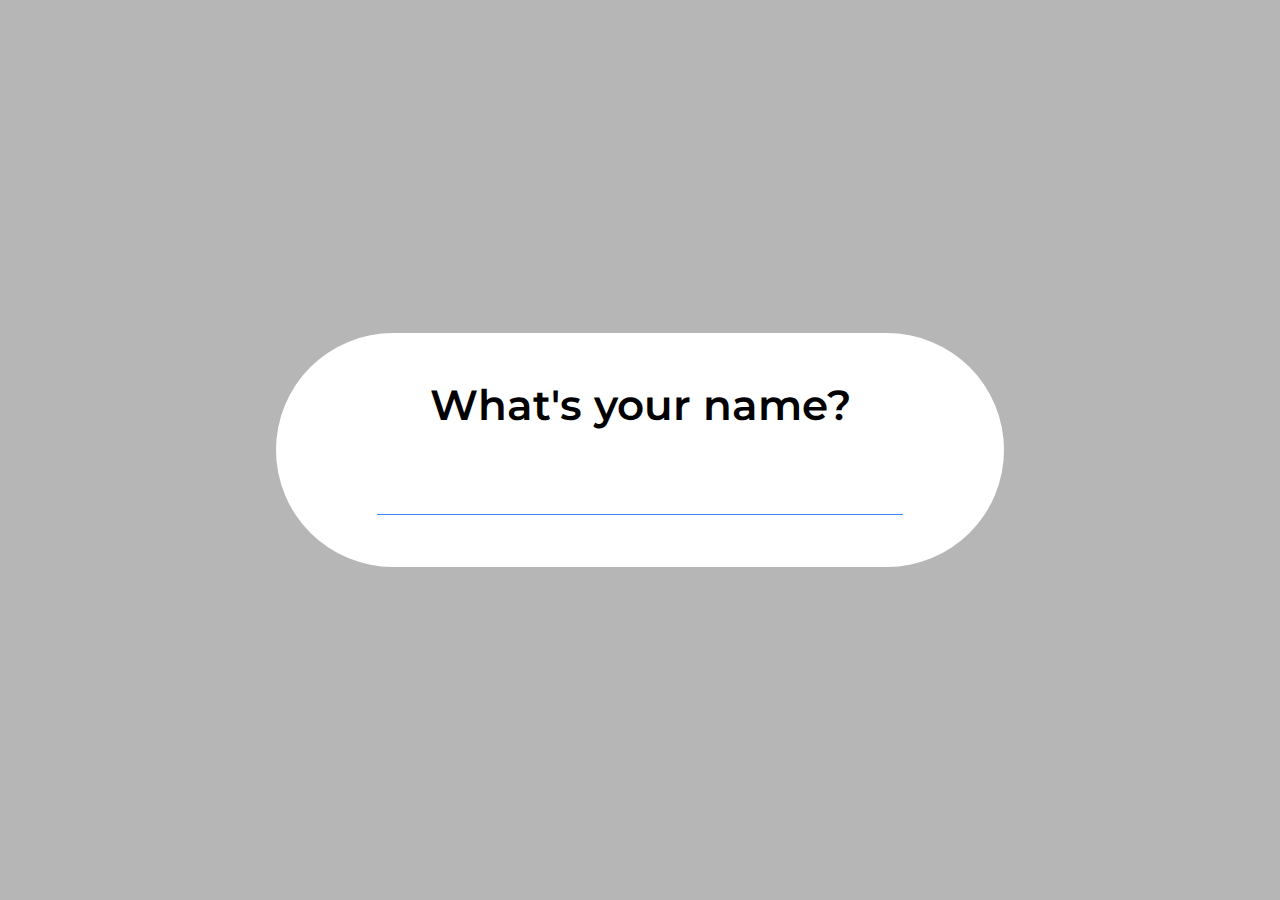
<file: PJT01_Chrome-App/angielxx/index.html>
<!DOCTYPE html>
<html lang="en">
<head>
  <meta charset="UTF-8">
  <meta http-equiv="X-UA-Compatible" content="IE=edge">
  <meta name="viewport" content="width=device-width, initial-scale=1.0">
  <!-- webfont -->
  <link rel="preconnect" href="https://fonts.googleapis.com">
  <link rel="preconnect" href="https://fonts.gstatic.com" crossorigin>
  <link href="https://fonts.googleapis.com/css2?family=Montserrat:wght@100;200;300;400;500;600;700&family=Noto+Sans+KR:wght@100;300;400;500;700;900&display=swap" rel="stylesheet">
  <!-- css -->
  <link rel="stylesheet" href="./css/style.css">
  <link rel="stylesheet" href="./css/reset.css">
  <title>Your Desktop</title>
</head>
<body>
  <div id="loginBox" class="#">
    <div class="login">
      <h1>What's your name?</h1>
      <form action="" id="loginForm">
        <input type="text" name="name" id="name" placeholder="Type your name." autofocus>
        <input type="submit" value="" class="hidden">
      </form>
    </div>
  </div>
  <div id="appBox">
    <div class="app">
      <!-- start : bookmark -->
      <div id="bookmark" class="bookmark">
        <div class="bookmark-title">
          <button class="plus-btn">
            <img src="./img/icon/plus2.png" alt="">
            <form action="" class="bookmarkForm hidden">
              <input type="text" placeholder="Name" class="bookmark-name">
              <input type="url" placeholder="URL" class="bookmark-link">
              <input type="submit" value="" class="hidden">
            </form>
            <img src="./img/icon/plus2.png" alt="" class="bookmark-close hidden">
          </button>
          <h3>BOOKMARK</h3>
        </div>
        <div class="bookmark-list">
          <!-- start : bookmark element -->
          <!-- <a class="a-bookmark" href="https://naver.com">
            <img src="./img/icon/folder.png" alt="">
            <h3>Naver</h3>
          </a> -->
          <!-- end : bookmark element -->
        </div>
      </div>
      <!-- end : bookmark -->
      <!-- start : main -->
      <div class="main">
        <div class="col1">
          <div id="greeting" class="box">
            <h1></h1>
            <h3>How are you?</h3>
            <div id="mood-choice">
              <img src="./img/icon/emoji_good.png" alt="">
              <img src="./img/icon/emoji_bad.png" alt="">
            </div>
          </div>
          <div id="clock" class="box">
            <div class="clock-box">
              <h1 class="time"></h1>
              <h1 class="timezone"></h1>
            </div>
            <h4 class="date"></h4>
          </div>
          <div id="quote" class="box">
            <div class="box-head">
              <h1>Daily Quote</h1>
              <hr>
            </div>
            <div class="quote-body">
              <p></p>
              <span></span>
            </div>
          </div>

        </div>
        <div class="col2">
          <div id="to-do" class="box">
            <div class="box-head">
              <h1>To Do List</h1>
              <hr>
            </div>
            <div class="box" id="filter">
              <span>All</span>
              <img src="./img/icon/toggle.png" alt="">
            </div>
            <div class="todoBox" id="todo-list">
              <!-- a to-do -->
              <!-- <div class="box todo" id="">
                <div class="head">
                  <img src="./img/icon/check1.png" alt="">
                  <span>innertext</span>
                </div>
                <img src="./img/icon/trash.png" alt="">
              </div> -->
              <!-- a to-do -->
            </div>
            <div class="add-wrap height1">
              <div id="add-button" class="add-button">
                <img src="./img/icon/plus3.png" alt="">
                Add your new task
              </div>
              <form class="addForm-tag hidden">
                <input class="input1" type="text" placeholder="Name of new category">
                <div class="close-row">
                  <img src="./img/icon/plus2.png" alt="">
                </div>
              </form>
              <form class="addForm hidden">
                <div class="close-row">
                  <img src="./img/icon/plus2.png" alt="">
                </div>
                <input class="input1" type="text" placeholder="What do you need to do?" required>
                <div id="plus-button">
                  <div>
                    <img src="./img/icon/plus3.png" alt="">
                    Add new category
                  </div>
                </div>
                <div id="tag-list">
                  <ul id="select">
                    <!-- add tags here -->
                      <!-- <button class="tag" id="id">태그이름</button> -->
                    <!-- <button class="tag" id="meeting">
                      Meeting
                    </button> -->
                  </ul>
                </div>
                <div class="save-row">
                  <input type="submit" id="save-button" value="Save">
                </div>
              </form>
            </div>
            <!-- add new tag input -->
          </div>
        </div>
        <div class="col3">
          <div id="music" class="box">
            <!-- <div id="player">

            </div> -->
            <div class="player">
              <div class="music-info">
                <div class="album-cover">
                  <!-- add cover here -->
                </div>
                <div class="title">
                  <h3>Title</h3>
                </div>
              </div>
              <div class="timeline">
                <hr>
              </div>
              <div class="player-btns">
                <div>
                  <img class="shuffle" src="./img/icon/shuffle.png" alt="">
                </div>
                <div>
                  <img class="back" src="./img/icon/back.png" alt="">
                </div>
                <div>
                  <img class="play" src="./img/icon/play.png" alt="">
                </div>
                <div>
                  <img class="next" src="./img/icon/next.png" alt="">
                </div>
                <div>
                  <img class="repeat" src="./img/icon/repeat.png" alt="">
                </div>
              </div>
            </div>
          </div>
          <div id="weather" class="box">
            <div class="box-head">
              <h1>weather</h1>
              <hr>
            </div>
            <div class="wrap">

              <!-- Today weather -->
              <div id="today" class="row">
                <h4 class="left">Today</h4>
                <div class="right">
                  <div class="today-icon">
                    <!-- add icon here -->
                  </div>
                  <div class="today-info">
                    <h5 class="today-main"></h5>
                    <h6 class="location"></h6>
                  </div>
                </div>
              </div>
  
              <!-- Daily Forecast -->
              <div id="daily" class="row">
                <h4 class="left">Daily<br> Forecast</h4>
                <div class="right">
                  <!-- start : for문으로 추가 -->
                  
                  <!-- end : for문으로 추가 -->
                </div>
              </div>
            </div>

          </div>
        </div>
      </div>
      <!-- end : main -->
    </div>
  </div>

  <!-- javasript -->
  <script src="./js/greeting.js"></script>
  <script src="./js/clock.js"></script>
  <script src="./js/quotes.js"></script>
  <script src="./js/todo.js"></script>
  <script src="./js/weather.js"></script>
  <script src="./js/music.js"></script>
  <script src="./js/bookmark.js"></script>
</body>
</html>
</file>
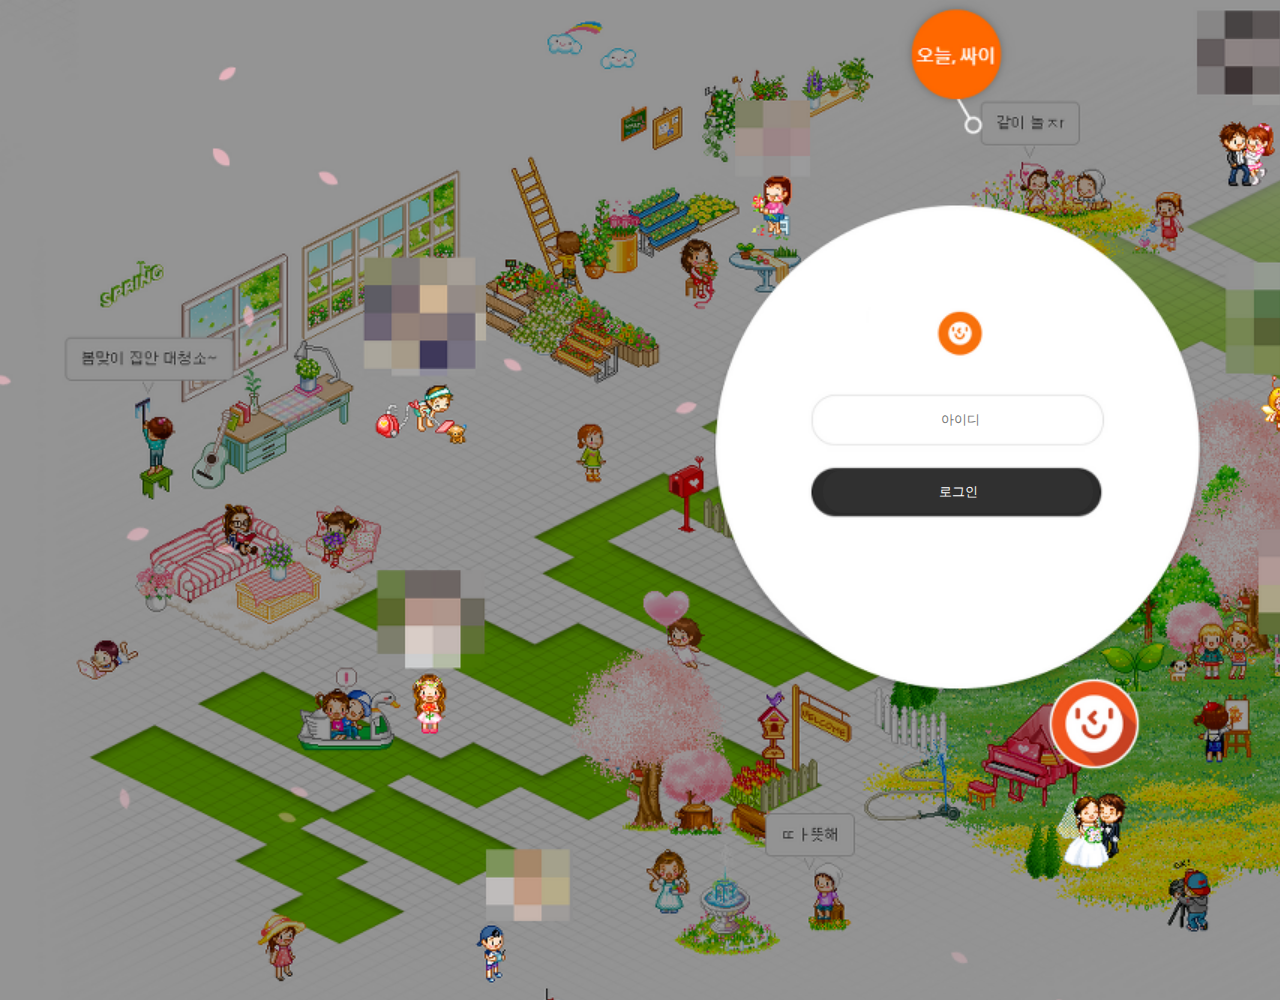
<file: PJT01_Chrome-App/hanbeulYou/index.html>
<!DOCTYPE html>
<html lang="en">
<head>
  <meta charset="UTF-8">
  <meta http-equiv="X-UA-Compatible" content="IE=edge">
  <meta name="viewport" content="width=device-width, initial-scale=1.0">

  <link rel="icon" type="image/png" sizes="32x32" href="./img/favicon-cyworld.png">
  <link rel="stylesheet" href="css/layout.css">
  <link rel="stylesheet" href="css/style.css">
  <link rel="stylesheet" href="css/reset.css">
  <!--Font 추가-->
  <link rel="preconnect" href="https://fonts.googleapis.com">
  <link rel="preconnect" href="https://fonts.gstatic.com" crossorigin>
  <link href="https://fonts.googleapis.com/css2?family=Single+Day&display=swap" rel="stylesheet">
  <!--font-family: 'Single Day', cursive;-->
  <link href="https://fonts.googleapis.com/css2?family=Noto+Sans+KR&display=swap" rel="stylesheet">
  <!--font-family: 'Noto Sans KR', sans-serif;-->
  <title>SSYWORLD</title>
</head>
<body style="font-family: 'Noto Sans KR', sans-serif;">
  <div class="modal hidden">
    <div class="modal__login horizontal">
      <form id="login-form" class="hidden">
        <div><input id="login__id" required maxlength="15" type="text" placeholder="아이디"></div>
        <div><input id="login__submit" type="submit" value="로그인"></div>
      </form>
    </div>
  </div>
  <div id="background">
    <div class="background__left"></div>
    <div class="background__right"></div>
    <div class="background__dashed"></div>
    <div class="background__board">
      <div class="horizontal">
        <!--여기부터 차노리와 함께하는 페어프로그래밍-->
        <div class="vertical board__left">
          <div class="content__today">
            <h6 id="today">Today | Total</h6>
          </div>
          <div class="content__leftbox">
            <div class="leftbox vertical">
              <div class="leftbox__profile">
              </div>
              <div class="leftbox__weather horizontal">
                <div class="weather__default">
                  <h6>오늘의 날씨는...</h6>
                </div>
                <div class="weather__now"></div>
              </div>
              <div class="leftbox__quote">
                <span style="font-family: 'Single Day', cursive;"></span>
              </div>
              <div class="leftbox__family vertical">
                <div class="family__top"><h6>💑 일촌</h6></div>
                <div class="family__bottom">
                  <select onchange="if(this.value) window.open(this.value);">
                    <option value="" disabled selected>파도타기</option>
                    <option value="https://github.com/hanbeulYou">hanbeulYou</option>
                    <option value="https://github.com/yjp8842">yjp8842</option>
                    <option value="https://github.com/SangwhaLee">SangwhaLee</option>
                    <option value="https://github.com/angielxx">angielxx</option>
                    <option value="https://github.com/bohodays">bohodays</option>
                  </select>
                </div>
              </div>
            </div>
          </div>
        </div>
        <!--my coding-->
        <div class="vertical board__right">
          <div class="content__name horizontal">
            <div class="content__name__title">
              <h5 id="my__home" class="dontshow">title</h5>
            </div>
            <div class="content__name__url">
              <h5 id="my__url" class="dontshow">url</h5>
            </div>
          </div>
          <div class="content__rightbox">
            <div class="rightbox vertical">
              <div class="rightbox__top horizontal">
                <div class="rightbox__top__news vertical">
                  <h5>📻 NEWS</h5>
                  <div class="news__content"></div>
                </div>
                <div class="rightbox__top__bgm">
                  <h5>🎧 BGM</h5>
                  <ol class="bgm__content"></ol>
                </div>
              </div>
              <div class="rightbox__miniroom">
                <div class="miniroom__feeling vertical">
                  <div class="miniroom__input">
                    <form id="feeling-form">
                        <input id="feeling-input" type="text" placeholder="지금 기분 어때요?" maxlength='4' required autocomplete="off">
                    </form>
                  </div>
                  <div class="miniroom__minimi"></div>
                </div>
              </div>
              <div class="rightbox__comments vertical">
                <div class="comment__input horizontal">
                  <h5>😉 WHAT'S FRIENDS SAY : </h5>
                  <form id="comment-form">
                    <input type="text" id="form-input" required>
                  </form>
                </div>
                <ul id="comments__list"></ul>
              </div>
            </div>
          </div>
        </div>
      </div>
    </div>
    <div class="background__aside vertical">
      <div class="aside">
        <div class="aside__title">
          <h5 style="color:white">😀 미니미에게 기분을 알려주세요</h5>
        </div>
        <div class="aside__content">
          <ul id="feelings__list"></ul>
        </div>
        <div class="aside__music">
          <div id="player" style="display: none;"></div>
          <div class="player__container">
            <div class="player__icon">💿</div>
            <div class="player__title__container hi">
              <div class="player__title"></div>
            </div>
          </div>
          <div class="player__buttons">
            <button id="before"><img id="buttons" src="./img/player/prevBTN.png" alt="prev"></button>
            <button id="pause"><img id="buttons" src="./img/player/playBTN.png" alt="play"></button>
            <button id="stop"><img id="buttons" src="./img/player/stopBTN.png" alt="stop"></button>
            <button id="next"><img id="buttons" src="./img/player/nextBTN.png" alt="next"></button>
            <div class="volume__container">
              <div class="volume__slider">
                <input type="range" id="volumeRange" min="0" max="100" value="50" class="slider">
              </div>
            </div>
          </div>
        </div>
      </div>
    </div>
  </div>
  <script src="js/api_keys.js"></script>
  <script src="js/background.js"></script>
  <script src="js/miniroom.js"></script>
  <script src="js/weather.js"></script>
  <script src="js/quotes.js"></script>
  <script src="js/news.js"></script>
  <script src="js/comments.js"></script>
  <script src="js/player.js"></script>
  <script src="js/feeling.js"></script>
  <script src="js/greeting.js"></script>
  <script src="js/today.js"></script>
</body>
</html>
</file>
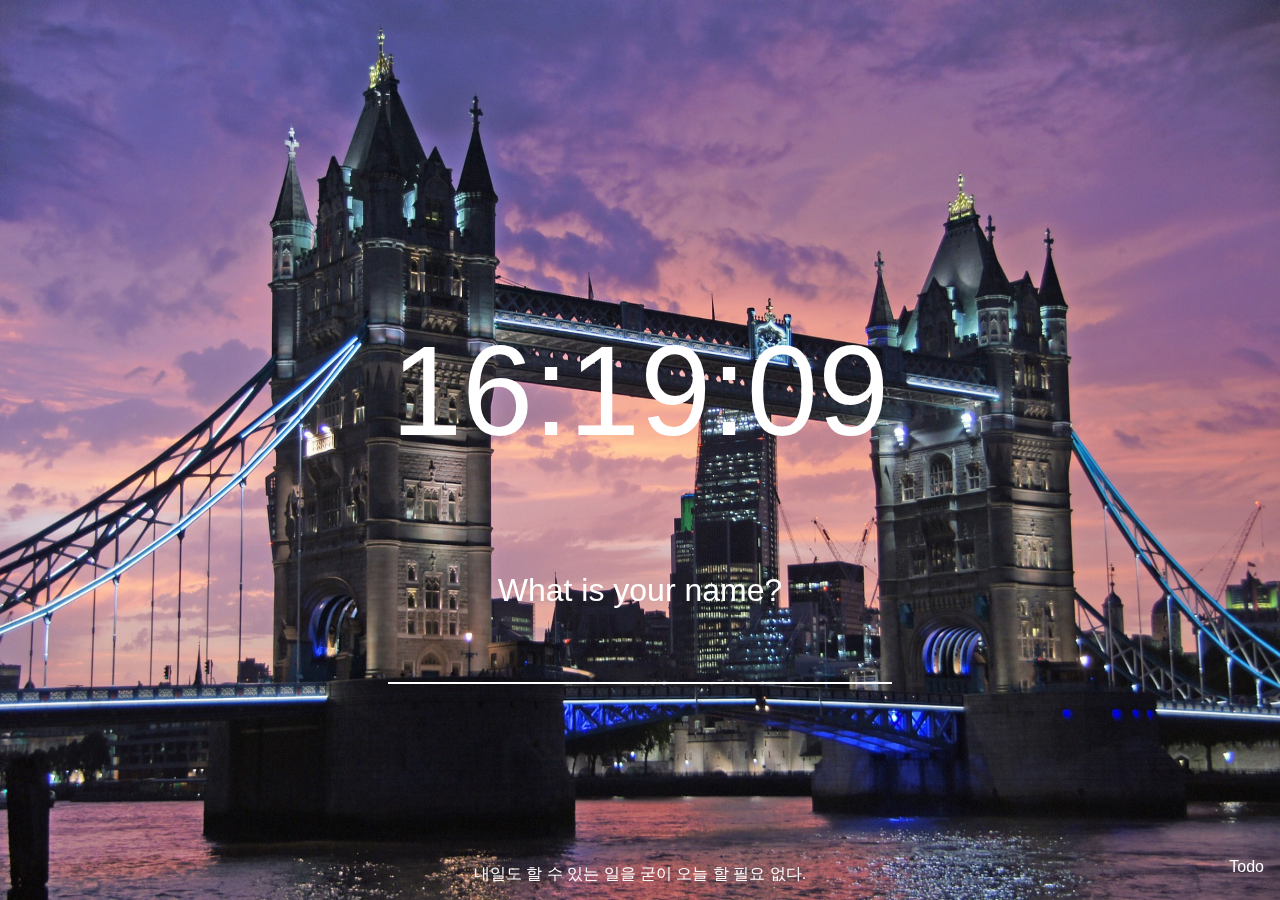
<file: PJT01_Chrome-App/SangwhaLee/new_momentum/index.html>
<!DOCTYPE html>
<html lang="en">
<head>
    <meta charset="UTF-8">
    <meta http-equiv="X-UA-Compatible" content="IE=edge">
    <meta name="viewport" content="width=device-width, initial-scale=1.0">
    <link rel="stylesheet" href="css/style.css">
    <link rel="stylesheet" href="https://cdnjs.cloudflare.com/ajax/libs/font-awesome/6.2.0/css/all.min.css">
    <script>
      window.FontAwesomeConfig = {
      searchPseudoElements: true
     }
    </script>
    <link href="https://cdn.jsdelivr.net/npm/bootstrap@5.2.1/dist/css/bootstrap.min.css" rel="stylesheet" integrity="sha384-iYQeCzEYFbKjA/T2uDLTpkwGzCiq6soy8tYaI1GyVh/UjpbCx/TYkiZhlZB6+fzT" crossorigin="anonymous">
    <title>New_momentum</title>
</head>
<body>
    <div class="main">
        <!-- quotes -->
        <div id="quote">
            <span></span>
        </div>
        <!-- clock -->
        <br><br><br><br><br><br><br><br><br>
        <h1 id="clock"></h1>
        <!-- greeting -->
        <form id="login-form" action="">
          <h1>What is your name?</h1>
          <input id="name-input" required type="text"/>
        </form>
        <h1 id="greeting"></h1>
				<br>
				<!-- today focus -->
				<form id="focus-today" action="" class="hidden">
					<h2>What is your main focus for today?</h2>
					<input id="focus-input" required type="text">
				</form>
        <p id="Today" class="hidden">TODAY</p>
        <div id="todaycase" class="d-flex">
          <input type="checkbox" id="todaycheckbox" class="checktoday hidden">
          <label for="todaycheckbox">
          </label>
          <span id=FocusToday></span>
        </div>
        <!-- todo list -->
        <p id="TodoButton">Todo</p>
        <div class="todoCanvas hidden">
          <h3>Today</h3>
          <form id="todo-form">
            <input type="text" required class="todoinput" placeholder="New Todo">
          </form>
          <ul id="todo-list">
          </ul>
        </div>
        <!-- weather -->
        <div id="weather">
            <span></span>
            <span></span>
            <br>
            <span></span>
        </div>


    </div>
    <script src="https://cdn.jsdelivr.net/npm/bootstrap@5.2.1/dist/js/bootstrap.bundle.min.js" integrity="sha384-u1OknCvxWvY5kfmNBILK2hRnQC3Pr17a+RTT6rIHI7NnikvbZlHgTPOOmMi466C8" crossorigin="anonymous"></script>
    <script src="js/todo.js"></script>
    <script src="js/backgrounds.js"></script>
    <script src="js/clock.js"></script>
    <script src="js/greetings.js"></script>
    <script src="js/quotes.js"></script>
    <script src="js/waeather.js"></script>
    <script src="js/main_focus.js"></script>
</body>
</html>
</file>
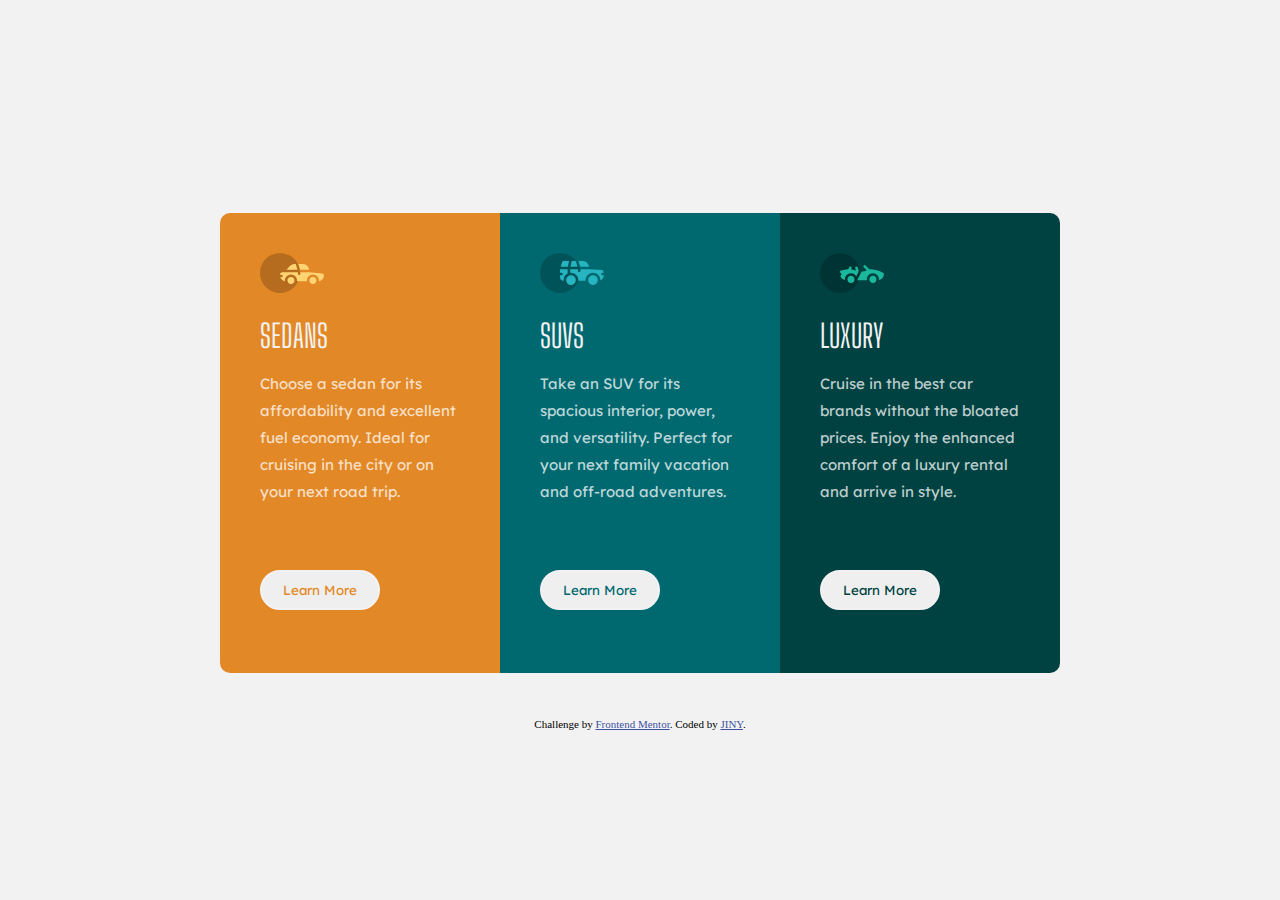
<file: PJT02/yjp8842/3-column preview card component/index.html>
<!DOCTYPE html>
<html lang="en">
<head>
  <meta charset="UTF-8">
  <meta name="viewport" content="width=device-width, initial-scale=1.0"> <!-- displays site properly based on user's device -->
  <link rel="stylesheet" href="./css/style.css">
  <link rel="icon" type="image/png" sizes="32x32" href="./images/favicon-32x32.png">
  <link rel="preconnect" href="https://fonts.googleapis.com">
  <link rel="preconnect" href="https://fonts.gstatic.com" crossorigin>
  <link href="https://fonts.googleapis.com/css2?family=Big+Shoulders+Display:wght@700&family=Lexend+Deca&display=swap" rel="stylesheet">
  
  <title>Frontend Mentor | 3-column preview card component</title>

  <!-- Feel free to remove these styles or customise in your own stylesheet 👍 -->
  <style>
    .attribution { font-size: 11px; text-align: center; }
    .attribution a { color: hsl(228, 45%, 44%); }
  </style>
</head>
<body>
  <div class="box">
    <div class="inbox">
      <div class="inbox1">
        <img src="images/icon-sedans.svg">
        <div class="title">SEDANS</div>
        <p>Choose a sedan for its affordability and excellent fuel economy. Ideal for cruising in the city
          or on your next road trip.</p>
        <button class="learn-more1 buttons">Learn More</button>
      </div>
      <div class="inbox2">
        <img src="images/icon-suvs.svg">
        <div class="title">SUVS</div>
        <p>Take an SUV for its spacious interior, power, and versatility. Perfect for your next family vacation
          and off-road adventures.</p>
        <button class="learn-more2 buttons">Learn More</button>
      </div>
      <div class="inbox3">
        <img src="images/icon-luxury.svg">
        <div class="title">LUXURY</div>
        <p>Cruise in the best car brands without the bloated prices. Enjoy the enhanced comfort of a luxury
          rental and arrive in style.</p>
        <button class="learn-more3 buttons">Learn More</button>
      </div>
    </div>
  </div>
  
  <div class="attribution">
    Challenge by <a href="https://www.frontendmentor.io?ref=challenge" target="_blank">Frontend Mentor</a>. 
    Coded by <a href="#">JINY</a>.
  </div>
</body>
</html>
</file>
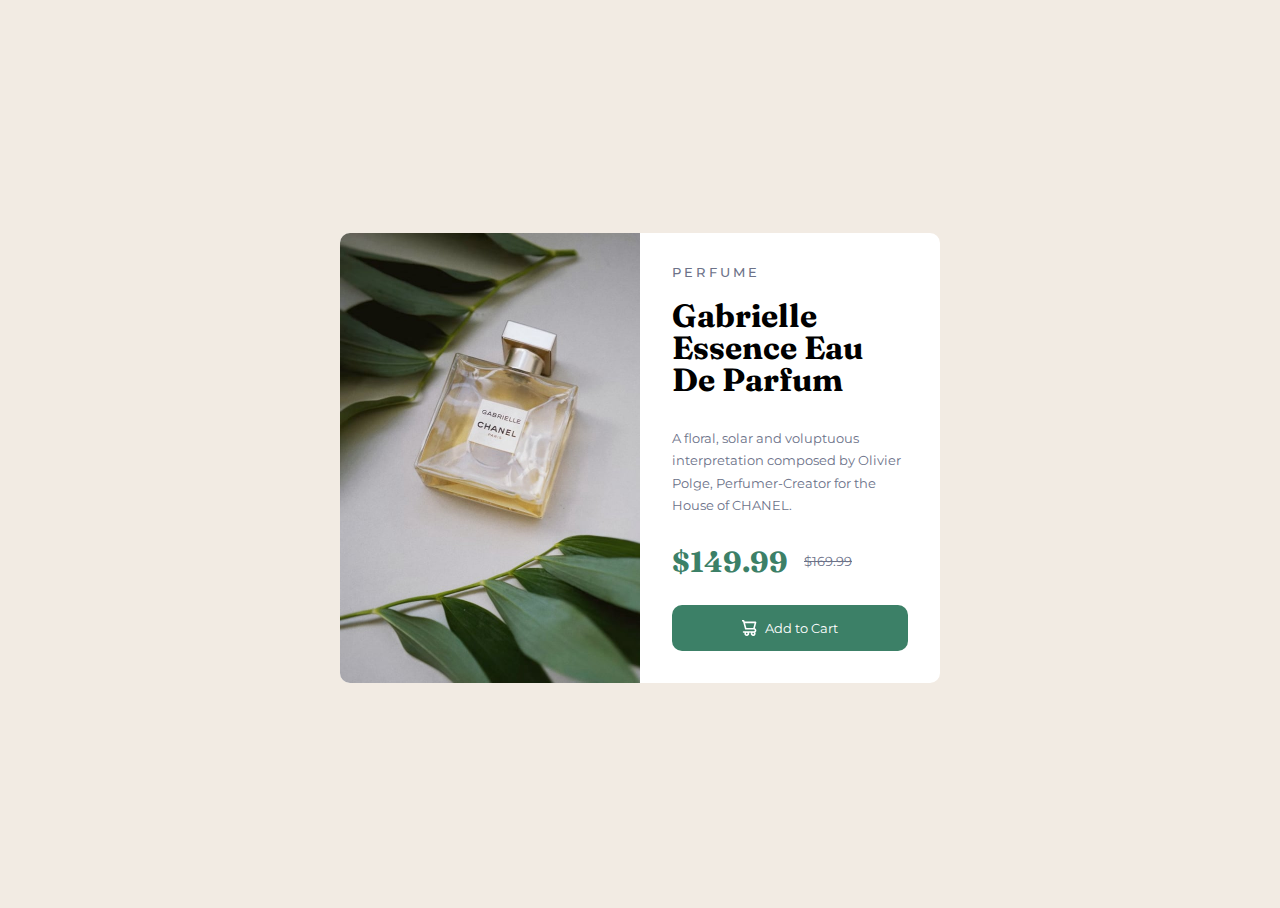
<file: PJT02_Frontend-Mentor/angielxx/01_Product-preview-card-component/index.html>
<!DOCTYPE html>
<html lang="en">
<head>
  <meta charset="UTF-8">
  <meta name="viewport" content="width=device-width, initial-scale=1.0"> <!-- displays site properly based on user's device -->
  <link rel="icon" type="image/png" sizes="32x32" href="./images/favicon-32x32.png">
  <title>Frontend Mentor | Product preview card component</title>
  <!-- Feel free to remove these styles or customise in your own stylesheet 👍 -->
  <style>
    .attribution { font-size: 11px; text-align: center; }
    .attribution a { color: hsl(228, 45%, 44%); }
  </style>
  <!-- web font -->
  <link rel="preconnect" href="https://fonts.googleapis.com">
  <link rel="preconnect" href="https://fonts.gstatic.com" crossorigin>
  <link href="https://fonts.googleapis.com/css2?family=Fraunces:opsz,wght@9..144,700&family=Montserrat:wght@500;700&display=swap" rel="stylesheet">
  <!-- css -->
  <link rel="stylesheet" href="style.css">
  <!-- meta : viewport -->
  <meta name="viewport" content="width=device-width, initial-scale=1">
</head>
<body>
  <div class="card">
    <div class="picture">
      <!-- <img src="./images/image-product-desktop.jpg" alt=""> -->
    </div>
    <div class="aside">
      <h4>PERFUME</h4>
      <h1 class="title">Gabrielle Essence Eau De Parfum</h1>
      <p>A floral, solar and voluptuous interpretation composed by Olivier Polge, Perfumer-Creator for the House of CHANEL.</p>
      <div class="price-row">
        <h1 class="price1">$149.99</h1>
        <span class="price2">$169.99</span>
      </div>
      <button class="add-button">
        <svg width="15" height="16" xmlns="http://www.w3.org/2000/svg"><path d="M14.383 10.388a2.397 2.397 0 0 0-1.518-2.222l1.494-5.593a.8.8 0 0 0-.144-.695.8.8 0 0 0-.631-.28H2.637L2.373.591A.8.8 0 0 0 1.598 0H0v1.598h.983l1.982 7.4a.8.8 0 0 0 .799.59h8.222a.8.8 0 0 1 0 1.599H1.598a.8.8 0 1 0 0 1.598h.943a2.397 2.397 0 1 0 4.507 0h1.885a2.397 2.397 0 1 0 4.331-.376 2.397 2.397 0 0 0 1.12-2.021ZM11.26 7.99H4.395L3.068 3.196h9.477L11.26 7.991Zm-6.465 6.392a.8.8 0 1 1 0-1.598.8.8 0 0 1 0 1.598Zm6.393 0a.8.8 0 1 1 0-1.598.8.8 0 0 1 0 1.598Z" fill="#FFF"/></svg>
        Add to Cart
      </button>
    </div>
  </div>
</body>
</html>
</file>
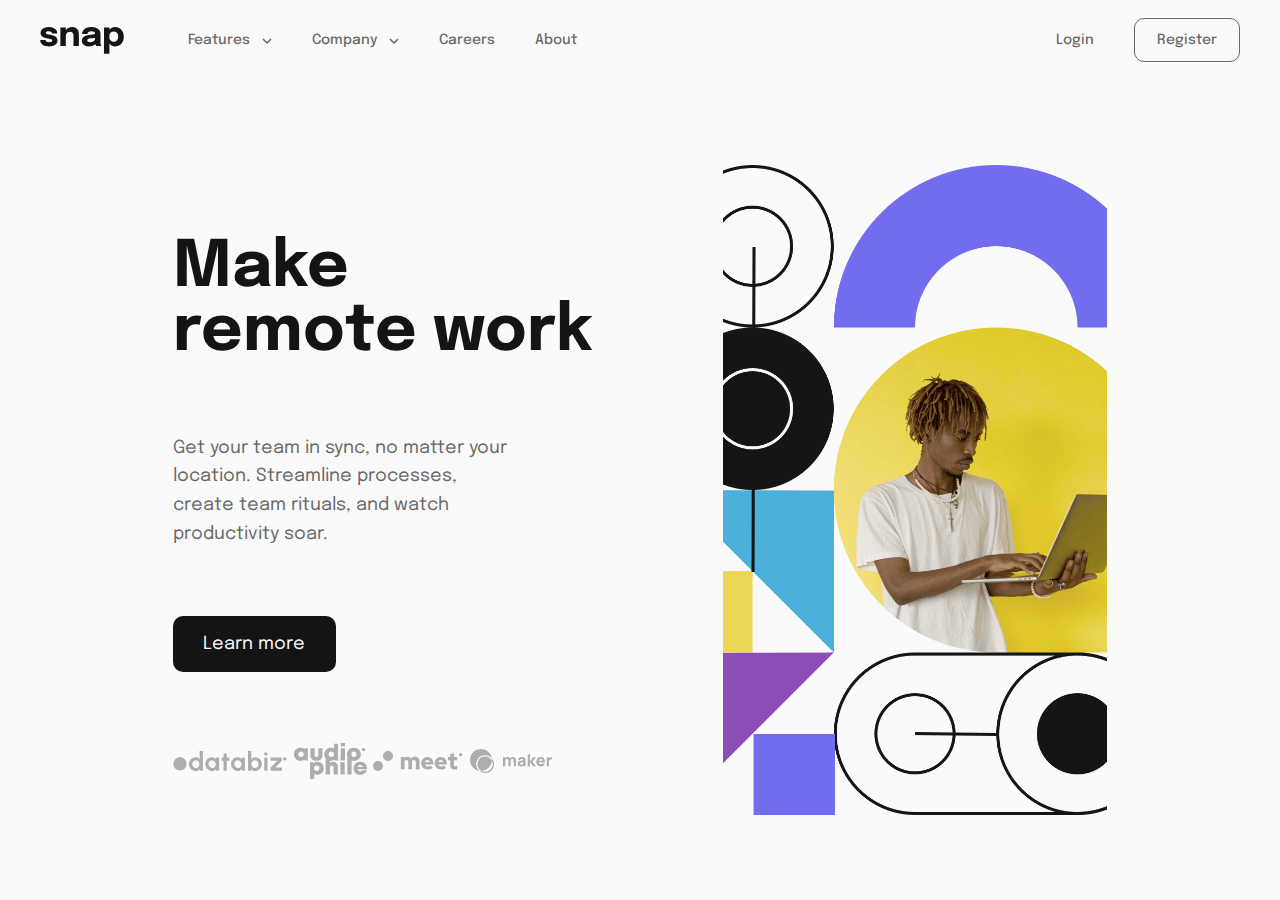
<file: PJT02_Frontend-Mentor/angielxx/02_intro-section-with-dropdown-navigation-main/index.html>
<!DOCTYPE html>
<html lang="en">
<head>
  <meta charset="UTF-8">
  <meta name="viewport" content="width=device-width, initial-scale=1.0"> <!-- displays site properly based on user's device -->
  <link rel="icon" type="image/png" sizes="32x32" href="./images/favicon-32x32.png">
  <title>Frontend Mentor | Intro section with dropdown navigation</title>

  <!-- font -->
  <link rel="preconnect" href="https://fonts.googleapis.com">
  <link rel="preconnect" href="https://fonts.gstatic.com" crossorigin>
  <link href="https://fonts.googleapis.com/css2?family=Epilogue:wght@500;700&family=Fraunces:opsz,wght@9..144,700&display=swap" rel="stylesheet">
  <!-- css -->
  <link rel="stylesheet" href="reset.css">
  <link rel="stylesheet" href="style.css">
</head>
<body>
  <header>
    <div class="header__logo">
      <img src="./images/logo.svg" alt="">
    </div>
    <img class="header_menu-icon" src="./images/icon-menu.svg" alt="">
    <div class="header__menu">
      <div class="header__menu__closeBtn">
        <img src="./images/icon-close-menu.svg" alt="">
      </div>
      <div class="header__menu__main">
        <a id="features" href="#">
          Features
          <img src="./images/icon-arrow-down.svg" alt="">
        </a>
        <!-- feature toggle menu -->
        <div id="toggle-feature" class="toggle hidden">
          <a href=""><img src="./images/icon-todo.svg" alt="">Todo List</a>
          <a href=""><img src="./images/icon-calendar.svg" alt="">Calendar</a>
          <a href=""><img src="./images/icon-reminders.svg" alt="">Reminders</a>
          <a href=""><img src="./images/icon-planning.svg" alt="">Planning</a>
        </div>
        <a id="company" href="#">
          Company
          <img src="./images/icon-arrow-down.svg" alt="">
        </a>
        <!-- company toggle menu -->
        <div id="toggle-company" class="toggle hidden">
          <a href="">History</a>
          <a href="">Our Team</a>
          <a href="">Blog</a>
        </div>
        <a href="#">Careers</a>
        <a href="#">About</a>

      </div>
      <div class="header__menu__account">
        <a href="#">Login</a>
        <a href="#" class="button register">Register</a>
      </div>
    </div>
  </header>
  <main>
    <article class="main__article">
      <div>
        <h1>Make remote work</h1>
        <p>Get your team in sync, no matter your location. Streamline processes, 
        create team rituals, and watch productivity soar.</p>
        <a href="#" class="button learnMore">Learn more</a>
      </div>
      <div class="article__client">
        <img src="./images/client-databiz.svg" alt="">
        <img src="./images/client-audiophile.svg" alt="">
        <img src="./images/client-meet.svg" alt="">
        <img src="./images/client-maker.svg" alt="">
      </div>
    </article>
    <article class="main__image">
      <img src="./images/image-hero-mobile.png" alt="">
    </article>
  </main>
  <script src="./main.js"></script>
</body>
</html>
</file>
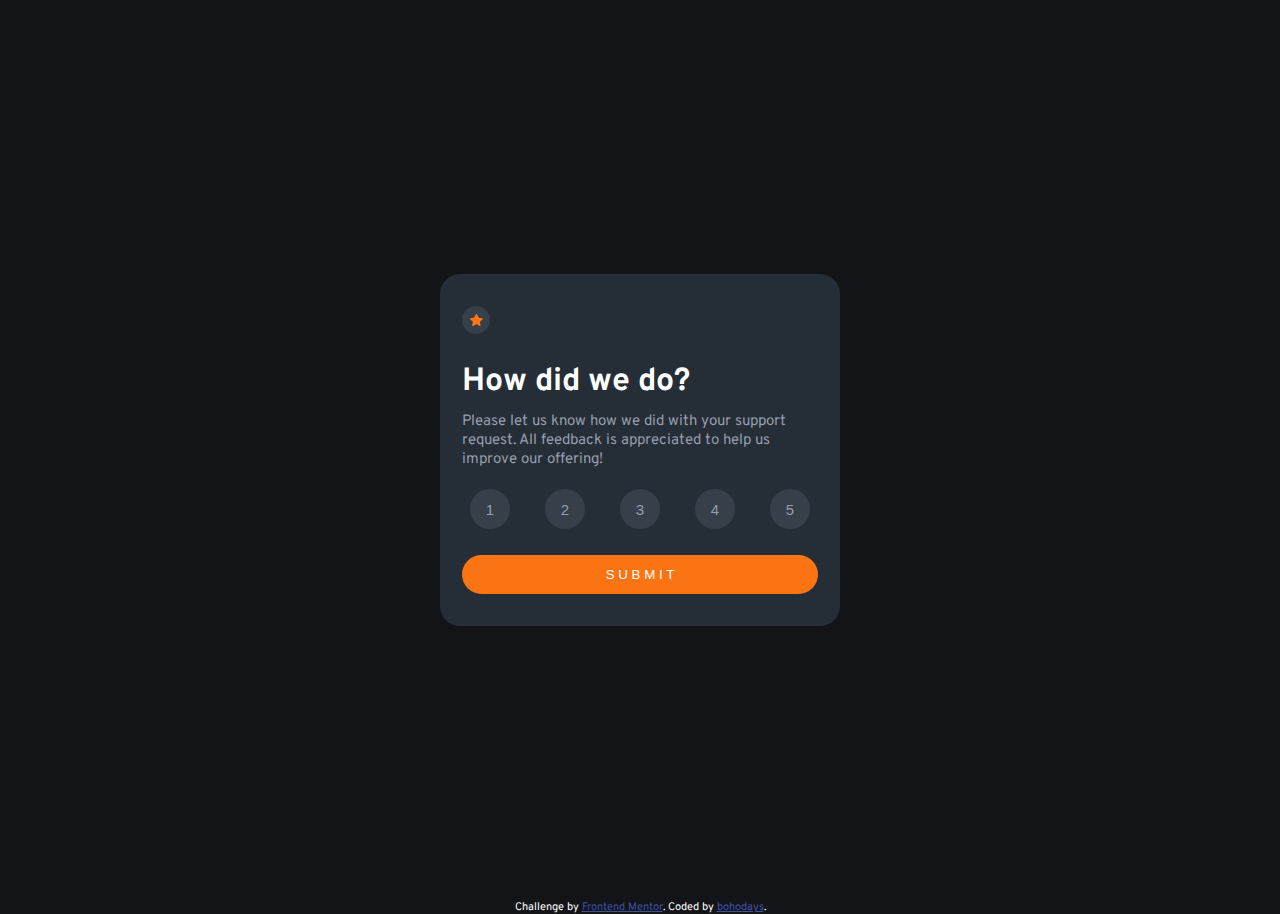
<file: PJT02_Frontend-Mentor/bohodays/interactive-rating-component-main/index.html>
<!DOCTYPE html>
<html lang="en">
<head>
  <meta charset="UTF-8">
  <meta name="viewport" content="width=device-width, initial-scale=1.0"> <!-- displays site properly based on user's device -->
  <link rel="icon" type="image/png" sizes="32x32" href="./images/favicon-32x32.png">
  <!-- Font  -->
  <link rel="preconnect" href="https://fonts.googleapis.com">
  <link rel="preconnect" href="https://fonts.gstatic.com" crossorigin>
  <link href="https://fonts.googleapis.com/css2?family=Overpass:wght@400;700&display=swap" rel="stylesheet">
  <link rel="stylesheet" href="style.css">
  <script src="main.js" defer></script>
  <title>Frontend Mentor | Interactive rating component</title>
</head>
<body>
  <main class="container">
    <section class="component">
      <div class="component__survey">
        <div class="star">
          <img src="images/icon-star.svg" alt="star" class="star__img">
        </div>
        <div class="description">
          <h1 class="description__title">
            How did we do?
          </h1>
          <p class="description__content">
            Please let us know how we did with your support request. All feedback is appreciated 
            to help us improve our offering!
          </p>
        </div>
        <div class="numbers">
          <button class="number" data-value="1">1</button>
          <button class="number" data-value="2">2</button>
          <button class="number" data-value="3">3</button>
          <button class="number" data-value="4">4</button>
          <button class="number" data-value="5">5</button>
        </div>
        <button class="submit">
          S U B M I T
        </button>
      </div>
    </section>
  </main>
  <div class="attribution">
    Challenge by <a href="https://www.frontendmentor.io?ref=challenge" target="_blank">Frontend Mentor</a>. 
    Coded by <a href="#">bohodays</a>.
  </div>
</body>
</html>
</file>
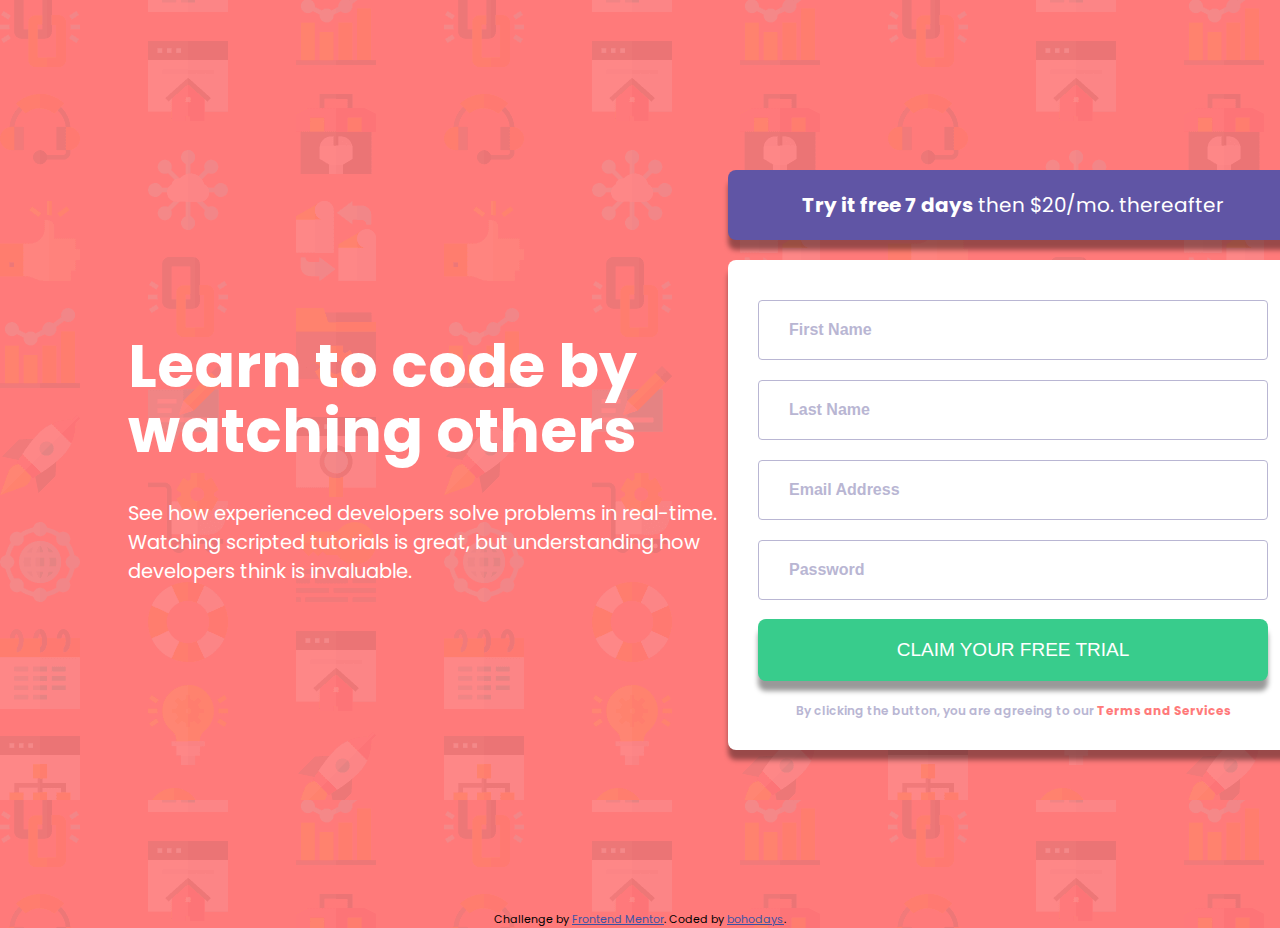
<file: PJT02_Frontend-Mentor/bohodays/intro-component-with-signup-form-master/index.html>
<!DOCTYPE html>
<html lang="en">
<head>
  <meta charset="UTF-8">
  <meta name="viewport" content="width=device-width, initial-scale=1.0"> <!-- displays site properly based on user's device -->
  <link rel="icon" type="image/png" sizes="32x32" href="./images/favicon-32x32.png">
  <title>Frontend Mentor | Intro component with sign up form</title>
  <link rel="preconnect" href="https://fonts.googleapis.com">
  <link rel="preconnect" href="https://fonts.gstatic.com" crossorigin>
  <link href="https://fonts.googleapis.com/css2?family=Poppins:wght@400;500;600;700&display=swap" rel="stylesheet">
  <link rel="stylesheet" href="style.css">
  <script src="main.js" defer></script>
</head>
<body>
  <main class="container">
    <section class="comments">
        <h1 class="commets__title">
          Learn to code by watching others
        </h1>
        <p class="comments__content">
          See how experienced developers solve problems in real-time. 
          <br>Watching scripted tutorials is great, but understanding how 
          <br>developers think is invaluable. 
        </p>
    </section>
    <section class="form">
      <div class="form__header">
        <b>Try it free 7 days</b> then $20/mo. thereafter
      </div>
      <div class="form__content">
        <div class="content__box 1">
          <input type="text" class="content__input first-name empty-message" data-value="First Name" placeholder="First Name">
          <img src="images/icon-error.svg" alt="error img" class="error__img visible">
        </div>
        <div class="content__box 2">
          <input type="text" class="content__input last-name empty-message" data-value="Last Name" placeholder="Last Name">
          <img src="images/icon-error.svg" alt="error img" class="error__img visible">
        </div>
        <div class="content__box 3">
          <input type="text" class="content__input email-address empty-email" placeholder="Email Address">
          <img src="images/icon-error.svg" alt="error img" class="error__img visible">
        </div>
        <div class="content__box 4">
          <input type="password" class="content__input password empty-message" data-value="Password" placeholder="Password">
          <img src="images/icon-error.svg" alt="error img" class="error__img visible">
        </div>
        <button class="submit">
          CLAIM YOUR FREE TRIAL
        </button>
        <div class="form__footer">
          <p class="form__footer-semi">
            By clicking the button, you are agreeing to our 
          </p>
          <p class="form__footer-bold">
            Terms and Services
          </p>
        </div>
      </div>

    </section>
  </main>
  <footer>
    <p class="attribution">
      Challenge by <a href="https://www.frontendmentor.io?ref=challenge" target="_blank">Frontend Mentor</a>. 
      Coded by <a href="#">bohodays</a>.
    </p>
  </footer>

  
</body>
</html>
</file>
<file: PJT01_Chrome-App/angielxx/css/style.css>
/* start : global(font, color) */
@import url('https://fonts.googleapis.com/css2?family=Montserrat:wght@100;200;300;400;500;600;700&family=Noto+Sans+KR:wght@100;300;400;500;700;900&display=swap');

* {
    font-family: 'Montserrat', 'Noto Sans KR', sans-serif !important;
    --font1: 'Montserrat', sans-serif;
    --font2: 'Noto Sans KR', sans-serif;
    --blue1: #3988FF;
    --grey1: #E9E9E9;
    --grey2: #C9C9C9;
    --red1: #FF3E49;
    --green1: #24EFBE;
}

body h1 {
    font-family: var(--font1);
    font-size: 2rem;
    font-weight: 400;
}
/* end : font */


.hidden {
    display: none;
}

html, body {
    height: 100%;
}

body {
    font-family: 'Montserrat', sans-serif;;
    background-color: rgb(182, 182, 182);
    display: flex;
    align-items: center;
    justify-content: center;
    zoom: 1.3;
}


/* start : login page */
.login {
    width: 560px;
    height: 180px;
    border-radius: 90px;
    margin: 0 auto;
    vertical-align: middle;
    background-color: white;
    text-align: center;
    display: flex;
    flex-direction: column;
    justify-content: center;
}

.login h1 {
    font-weight: 600;
    margin-bottom: 16px;
}

#loginForm input {
    width: 400px;
    height: 50px;
    border: none;
    font-family: var(--font1);
    font-size: 1.2rem;
    font-weight: 300;
    text-align: center;
    color: var(--blue1);
    border-bottom: solid 1px var(--blue1);
}

#loginForm input::placeholder {
    font-family: var(--font1);
    font-size: 1.5rem;
    text-align: center;
    position: relative;
    bottom: -6px;
    color: var(--blue1);
}

#loginForm input:focus {
    outline: none;
    border-bottom: solid 1px var(--blue1);
}

#loginForm input:focus::placeholder {
    color: transparent;
}
/* end : login page */

/* //////////////////////////////////////////////////////////////// */
/* /////////////////// start : app */

.app {
    width: 1000px;
    height: 600px;
    box-sizing: border-box;
    background-color: white;
    border-radius: 10px;
    display: flex;
    flex-direction: column;
    padding: 38px 50px 50px 50px;
}

/* start : bookmark */
.bookmark {
    display: flex;
    font-size: 0.8rem;
    height: 16px;
    align-items: center;
    margin-bottom: 38px;
}

.bookmark-title {
    display: flex;
    justify-content: center;
    align-items: center;
    margin-right: 36px;
}

.plus-btn {
    width: 26px;
    height: 26px;
    border-radius: 13px;
    background-color: var(--blue1);
    margin-right: 12px;
    display: flex;
    justify-content: center;
    align-items: center;
    border: none;
    cursor: pointer;

    transition-property: width;
    transition-duration: 1s;
}

.plus-btn img {
    width: 16px;    
    height: auto;
    animation-name: fade-in;
    animation-duration: 1s;
}

.plus-form {
    width: 300px;
}

.bookmarkForm {
    display: flex;
    padding: 0px 8px;
    opacity: 0;
}

.visible {
    opacity: 1;
    animation-name: fade-in;
    animation-duration: 2s;
}
@keyframes fade-in {
    from {
        opacity: 0;
    }
    to {
        opacity: 1;
    }
}

.bookmarkForm input:nth-child(1) {
    width: 40%;
}

.bookmarkForm input {
    border: none;
    background-color: transparent;
    outline: none;
    opacity: 1;
    color: white;
}

.bookmarkForm input::placeholder {
    color: white;
    opacity: 50%;
}

.bookmark-title h3 {
    font-family: var(--font1);
    font-weight: 600;
}

.bookmark-close {
    opacity: 1;
    transform: rotate(45deg);
    animation-name: fade-in;
    animation-duration: 2s;
}

/* bookmark list */
.bookmark-list {
    display: flex;
}

.a-bookmark {
    display: flex;
    align-items: center;
    font-weight: 400;
    text-decoration: none;
    margin-right: 8px;
    color: black;
}

.a-bookmark img {
    margin-right: 6px;
}

/* 삭제, 수정 버튼 */
.a-bookmark + div {
    display: flex;
    position: absolute;
    margin-top: 4px;
}
.a-bookmark + div button {
    border: none;
    width: 25px;
    height: 25px;
    border-radius: 15px;
    background-color: var(--grey2);
    display: flex;
    justify-content: center;
    align-items: center;
    margin-right: 4px;
}

/* 삭제 */
.bookmark-btns button:nth-child(2) {
    transform: rotate(45deg);
    background-color: var(--red1);
    cursor: pointer;
}

.a-bookmark + div button img {
    width: 15px;
}

/* end : bookmark */
/* ///////////start : main/////////// */

.main {
    width: 100%;
    height: 90%;
    /* border: 1px solid rgb(207, 207, 207); */
    display: flex;
}



/* start : 박스 공통 스타일 */
.box {
    width: 100%;
    border: 1px solid #f0f0f0;
    border-radius: 10px;
    padding: 20px;
    box-sizing: border-box;
    box-shadow: 0px 0px 8px 5px #f3f3f3
}

.box h1 {
    font-size: 24px;
    font-weight: 600;
}

.box-head {
    margin-bottom: 20px;
}
.box-head hr {
    border: none;
    border-top: 1px dashed rgb(172, 172, 172);
    /* opacity: 50%; */
}
/* end : 박스 공통 스타일 */



/* start : col1 */
.col1 {
    width: 220px;
    height: 100%;
    margin-right: 20px;
}

#greeting {
    height: 140px;
    margin-bottom: 20px;
    text-align: center;
}

#clock {
    height: 90px;
    margin-bottom: 20px;
    display: flex;
    flex-direction: column;
    justify-content: space-between;
}

#clock .clock-box {
    display: flex;
}

#clock .time {
    width: 61%;
    margin-right: 4px;
}

#quote {
    height: 188px;
    text-align: center;
    font-size: 14px;
}

.quote-body {
    overflow: scroll;
    height: 100px;
    padding: 0px 8px;
}

/* ::-webkit-scrollbar : 스크롤바 전체
::-webkit-scrollbar-thumb : 스크롤 막대
::-webkit-scrollbar-track : 스크롤 막대 외부 */

.quote-body::-webkit-scrollbar {
    width: 5px;
    height: 0px;
}

.quote-body::-webkit-scrollbar-thumb {
    background-color: rgb(151, 151, 151);
    border-radius: 5px;
    width: 1px;
}

.quote-body::-webkit-scrollbar-track {
    background-color: rgb(211, 211, 211);
    border-radius: 5px;
}

.quote-body p {
    font-size: 12px;
    font-weight: 400;
    margin-bottom: 8px;
    line-height: 1.1rem;
}

.quote-body span {
    font-size: 10px;
    color: grey;
}

/* end : col1 */

/* start : col2 */
.col2 {
    width: 340px;
    height: 100%;
    margin-right: 20px;
}

#to-do {
    height: 100%;
    position: relative;
}

#filter {
    width: 80px;
    height: 20px;
    font-size: 12px;
    display: flex;
    justify-content: space-between;
    align-items: center;
    padding: 2px 10px;
    border-radius: 10px;
}

#filter img {
    position: relative;
    top: -1px;
}

/* start : todoBox */
.todoBox {
    height: 300px;
    padding: 16px 0px;
}

.todo {
    height: 40px;
    box-sizing: border-box;
    border-radius: 20px;
    display: flex;
    justify-content: space-between;
    padding: 8px 12px;
    margin-bottom: 8px;
}

.todo img:nth-last-child(1) {
    cursor: pointer;
    position: relative;
    top: 3px;
}

.checked {
    text-decoration: line-through;
}

.head {
    display: flex;
    align-items: center;
}

.tag-on-list {
    width: auto;
    height: auto;
    font-size: 12px;
    background-color: #24EFBE;
    padding: 4px 8px;
    margin-right: 6px;
    border-radius: 10px;
}

/* check button */
.head img {
    margin-right: 16px;
    width: 16px;
    cursor: pointer;
    position: relative;
}


/* end : todoBox */

.add-wrap {
    width: 298px;
    position: absolute;
    bottom: 20px;
    background-color: var(--blue1);
    color: white;
    border-radius: 20px;
    transition: height 2s;
    overflow: hidden;
}

.height1 {
    height: 40px;
    transition: all 1s;
}
.height2 {
    height: 240px;
    transition: all 1s;
}

.add-button {
    height: 40px;
    background-color: transparent;
    /* color: white; */
    display: flex;
    align-items: center;
    justify-content: center;
    cursor: pointer;

    width: 298px;
    /* position: absolute;
    bottom: 20px; */
    animation-name: fade-in;
    animation-duration: 1s;
}

.add-button img {
    color: white;
    margin-right: 8px;
    width: 20px;
    height: 20px;
}

/* start : addForm */
.addForm {
    background-color: transparent;
    width: 298px;
    height: auto;
    padding: 20px;
    box-sizing: border-box;
    border-radius: 20px;
    
    animation-name: fade-in;
    animation-duration: 1s;
}

.close-row {
    display: flex;
    justify-content: end;
}

.close-row img {
    cursor: pointer;
    width: 13px;
    height: auto;
    transform: rotate(45deg);
}

.addForm input {
    border: none;
    background-color: transparent;
    color: white;
    width: 100%;
    outline: none;
}

.input1 {
    margin-bottom: 15px;
}

.addForm input::placeholder {
    color: white;
    opacity: 50%;
}

#tag-list {
    display: flex;
    flex-wrap: wrap;
    align-items: center;
    margin-bottom: 20px;
    width: 100%;
}

#select {
    display: flex;
    flex-wrap: wrap;
}

.tag {
    background-color: #75ffd6;
    color: black;
    border: none;
    width: auto;
    height: 30px;
    padding: 0 8px;
    text-align: center;
    vertical-align: mi;
    font-size: 12px;
    border-radius: 15px;
    margin-right: 6px;
    cursor: pointer;
    margin-bottom: 6px;
    display: flex;
    align-items: center;
    position: relative;
}

.tag-clicked {
    background-color: #00b48a;
    color: white;
}

#plus-button {
    background-color: #8FBCFF;
    width: auto;
    height: 30px;
    border-radius: 15px;
    display: flex;
    align-items: center;
    justify-content: center;
    cursor: pointer;
    margin-bottom: 8px;
    font-size: 14px;
}

#plus-button div {
    background-color: #8FBCFF;
    display: flex;
    justify-content: center;
    align-items: center;
}

#plus-button img {
    color: white;
    width: 20px;
    height: auto;
    object-fit:cover;
    margin-right: 8px;
}

.addForm-tag {
    position: absolute;
    top: 72px;
    left: 34px;
    display: flex;
    color: white;
    width: 230px;
    height: 20px;
    object-fit: none;
    background-color: #8FBCFF;
    border-radius: 5px;
    justify-content: center;
    align-items: center;
}

.addForm-tag input::placeholder {
    color: white;
    /* text-align: center; */
    opacity: 50%;
}

.hidden {
    display: none;
    opacity: 0;
}

.addForm-tag input {
    border: none;
    background-color: transparent;
    color: white;
    width: 100%;
    outline: none;
    margin: 0px;
}

.save-row {
    display: flex;
    justify-content: end;
}

#save-button {
    font-size: 16px;
    background-color: white;
    color: black;
    padding: 0 8px;
    width: 56px;
    height: 30px;
    text-align: center;
    border-radius: 5px;
    cursor: pointer;
}
/* end : col2 */

/* start : col3 */
.col3 {
    width: 300px;
    height: 100%;
}

/* music player */

#music {
    width: 100%;
    height: 165px;
    margin-bottom: 20px;
}

.player {
    display: flex;
    flex-direction: column;
    justify-content: space-between;
    height: 100%;
}

.music-info {
    display: flex;
    justify-content: center;
    align-items: center;
    font-weight: 500;
    height: 50px;
}

.album-cover {
    width: 50%;
    height: 50px;
    background-color: grey;
    margin-right: 18px;
}
.title {
    width: 50%;
}

.timeline {
    height: 20px;
}

.player-btns {
    display: flex;
    justify-content: space-around;
    align-items: center;
    padding: 0px 20px;
}

.shuffle, .repeat {
    width: 20px;
}

.back, .next {
    width: 26px;
}

.play {
    width: 36px;
}

/* weather */
#weather {
    width: 100%;
    height: 273px;
}

#weather .wrap {
    padding: 8px;
    width: 100%;
    height: auto;
    box-sizing: border-box;
}

#weather .row {
    display: flex;
    margin-bottom: 21px;
}

.row .left {
    width: 38%;
    font-weight: 600;
    line-height: 1.4rem;
}

.row .right {
    width: 60%;
    display: flex;
}

#daily .right {
    display: flex;
    flex-direction: column;
    height: 100%;
}

#daily .right div {
    display: flex;
    width: 100%;
    height: 25px;
    align-items: center;
}

#daily .right div img {
    width: 20px;
    height: 20px;
    margin-right: 4px;
}

.today-icon {
    margin-right: 12px;
}

.today-info {
    display: flex;
    align-items: center;
}

.today-main {
    font-size: 18px;
    font-weight: 500;
}

.today-icon img {
    width: 45px;
    height: 45px;
}
/* end : col3 */

/* ///////////end : main/////////// */



/* ////////////////// end : app */
</file>
<file: PJT01_Chrome-App/hanbeulYou/css/layout.css>
.horizontal {
    display: flex;
    flex-flow: row wrap;
    height: fit-content;
    width: 100%;
}

.vertical {
    display: flex;
    flex-flow: column wrap;
    height: fit-content;
    width: fit-content;
}
</file>
<file: PJT01_Chrome-App/hanbeulYou/css/style.css>
html {
  height: 100%;
}

.hidden {
  display: none;
}

.dontshow {
  visibility: hidden;
}

option {
  font-family: 'Noto Sans KR', sans-serif;
}

select {
  border: 3px solid;
}

.modal {
  position: absolute;
  top: 0;
  left: 0;

  width: calc(1920px - 780px);
  height: calc(1000px - 780px);
  padding: 390px;

  z-index: 1;
  background-image: url('../img/login.png');
  background-repeat: no-repeat;
  background-size: 100%;
}

.modal__login {
  width: 100%;
  height: 50px;
  background-color: transparent;
  justify-content: center;
  align-items: center;
}

#login__id {
  margin-top: 7px;
  width: 270px;
  height: 43px;
  border-radius: 20px;
  border: none;
  background-color: white;
}

#login__submit {
  margin-top: 28px;
  width: 270px;
  height: 43px;
  border-radius: 20px;
  border: none;
  color: white;
  background-color: #303030;
}

select {
  font-size: 15px;
  width: 100%;
  height: 30px;
}

select option[value=""][disabled] {
  display: none;
}

.task_bar {
  margin:0;
  border: solid;
  border-color: black;
  width: 1920px;
  height: 80px;
  box-sizing: border-box;
  background-color: #FFFFFF;
}

#background {
  border: solid;
  border-color: black;
  margin:0;
  width: 1920px;
  height: 1000px;
  background-repeat: repeat;
  background-size: 1%;
  background-position: 0 0;
  padding: 25px;
  box-sizing: border-box;
  justify-content: flex-start;
  display: flex;
  position: relative;
}

.background__left {
  border-radius: 15px;
  background-color: #1FA8C8;
  width: 400px;
  height: 850px;
}

.background__right {
  border-radius: 15px;
  background-color: #1FA8C8;
  width: 1000px;
  height: 850px;
}

.background__dashed {
  position: absolute;
  top: 60px;
  left: 60px;
  border: dashed;
  border-width: 3px;
  border-color: white;
  border-radius: 10px;
  background-color: transparent;
  width: 1321px;
  height: 780px;
}

.background__board {
  position: absolute;
  top: 68px;
  left: 68px;
  border: solid;
  border-width: 3px;
  border-color: black;
  border-radius: 10px;
  background-color: #FFFFFF;
  width: 1305px;
  height: 764px;
}

.board {
  display: flex;
  flex-direction: row;
  height: 760px;
  width: 1295px;
}

.board__left {
  width: 340px;
  height: fit-content;
  padding: 8px;
}

.content__today {
  margin-top: 25px;
  display: flex;
  justify-content: center;
  align-items: flex-end;
  width: 100%;
  margin-bottom: 5px;
}

.leftbox {
  display: flex;
  align-items: center;
  width: calc(340px - 70px);
  border: 5px solid black;
  padding: 30px;
  border-radius: 15px;
}

.leftbox__profile {
  width: 100%;
  height: 250px;
  display: flex;
  border: 3px solid black;
  background-repeat: no-repeat;
  background-position-x: center;
  background-position-y: 20px;
}

#profile {
  display: flex;
  width: 100%;
  border-radius: 15px;
  border: solid;
  border-width: 3px;
  border-color: black;
}

.leftbox__weather {
  display: flex;
  margin-top: 20px;
  width: 100%;
  height: 30px;
  border-radius: 5px;
  border: solid;
  border-width: 3px;
  border-color: black;
  box-shadow: 3px 3px 3px 0px #8C8A82;
  justify-content: center;
}

.weather__default {
  display: flex;
  align-items: center;
  height: 100%;
}

.weatherImage {
  display: flex;
  margin-left: 5px;
  width: 30px;
  height: 100%;
}

.leftbox__quote {
  display: flex;
  margin-top: 10px;
  padding: 10px;
  width: calc(100%-20px);
  height: 170px;
  line-height: 1.2;
}

.leftbox__family {
  display: flex;
  margin-top: 10px;
  width: 100%;
  height: 105px;
}

.family__top {
  display: flex;
  padding-left: 5px;
  padding-right: 5px;
  width: calc(100%-10px);
  height: 30px;
}

.family__bottom {
  display: flex;
  width: 100%;
  height: 30px;
}

.board__right {
  width: 930px;
  height: fit-content;
  padding: 8px;
}

.content__name {
  display: flex;
  margin-top: 25px;
  height: fit-content;
  justify-content: space-between;
  align-items: flex-end;
}

.content__name__title {
  display: flex;
  padding-left: 30px;
  margin-bottom: 5px;
}

.content__name__url {
  display: flex;
  padding-right: 30px;
  margin-bottom: 5px;
}

.rightbox {
  display: flex;
  align-items: center;
  width: calc(930px - 150px);
  border: 5px solid black;
  padding: 30px 70px 30px 70px;
  border-radius: 15px;
}

.rightbox__top {
  display: flex;
  justify-content: space-between;
  height: 100px;
}

.rightbox__top__news {
  width: 360px;
  height: 100px;
  padding: 10px;
}

.news__content {
  border-top: 1px solid black;
  width: calc(100% - 20px);
  padding: 5px;
  margin-top: 10px;
  font-size: 10px;
}

.rightbox__top__bgm {
  width: 360px;
  height: 100px;
  padding: 10px;
}

.bgm__content {
  border-top: 1px solid black;
  width: calc(100% - 20px);
  padding: 5px;
  margin-top: 10px;
  font-size: 10px;
}

.rightbox__miniroom {
  display: flex;
  margin-top: 20px;
  width: 100%;
  height: 387px;
  border: 3px solid #E7E7E7;
  background-repeat: no-repeat;
  background-size: 100%;
}

.miniroom__feeling {
  display: flex;
  margin-top: 100px;
  margin-left: auto;
  margin-right: auto;
  align-items: center;
  width: 100%;
  height: 50%;
}

.miniroom__minimi {
  display: flex;
  margin-top: 10px;
  width: 10%;
  height: 50%;
  background-repeat: no-repeat;
  background-size: 100%;
}

#feeling-form {
  display: flex;
  width: 320px;
  height: 40px;
  outline: none;
  background-image: url('../img/input_feeling.png');
  background-repeat: no-repeat;
  background-size: 100%;
  justify-content: center;
}

#feeling-input {
  width: 90%;
  height: 80%;
  border: 0px;
  background-color: transparent;
}

#feeling-input::placeholder {
  font-family: 'Noto Sans KR', sans-serif;
}

input:focus {
  outline: none;
}

input {
  text-align: center;
}

.rightbox__comments {
  display: flex;
  flex-wrap: wrap;
  margin-top: 20px;
  width: 100%;
  height: 100px;
}

#comment-form {
  width: 50%;
  height: 20px;
}

#form-input {
  margin-left: 20px;
  width: 90%;
  height: 20px;
  text-align: start;
  padding: 0px;
  border: none;
  border-bottom: 1px solid black;
  background-color: transparent;
}

#comments__list {
  margin-top: 10px;
  padding-left: 25px;
  height: 70px;
  width: 100%;
  overflow-y: auto;
}

.background__aside {
  display: flex;
  border-radius: 10px;
  margin-left: 50px;
  width: 400px;
}

.aside__title {
  display: flex;
  width: 100%;
  height: 50px;
  border-radius: 5px 5px 0px 0px;
  background-color: #676568;
  justify-content: center;
  align-items: center;
}

.aside__content {
  width: calc(100%-80px);
  height: 175px;
  padding-top: 20px;
  padding-left: 50px;
  padding-right: 30px;
  background-color: white;
}

.aside__music {
  width: 100%;
  height: 50px;
  border-radius: 0px 0px 5px 5px ;
  background-color: #E7E7E7;
}

.player__buttons {
  display: flex;
  flex-direction: row;
  width: 100%;
  height: fit-content;
}


#before {
  display: flex;
  width: 30px;
  height: 20px;
}

#pause {
  display: flex;
  width: 30px;
  height: 20px;
}

#stop {
  display: flex;
  width: 30px;
  height: 20px;
}

#next {
  display: flex;
  width: 30px;
  height: 20px;
}

.fadeOut {
  animation-name: fade_out;
  animation-duration: 2s;
  animation-timing-function: linear;
}

#buttons {
  width: 100%;
  height: 100%;
}

@keyframes fade_out {
  0% {
    opacity: 1;
  }
  100% {
    opacity: 0;
  }
}
</file>
<file: PJT01_Chrome-App/SangwhaLee/new_momentum/css/style.css>
* {
  user-select: none;
}

html {
    width: 100%;
    height: 100%;
}

body {
    color: #fff;
    font-family: "Gothic A1", sans-serif;
    position: relative;
    width: 100%;
    height: 100%;
    margin: 0 auto;
    text-align: center;
    font-weight: lighter;
  }

img {
    z-index: -1;
    /* Set rules to fill background */
    min-height: 100%;
    min-width: 1090px;
    width: 100%;
    height: auto; /* Set up positioning */
    position: fixed;
    top: 0;
    left: 0;
  }

.main {
    font-family: "Gothic A1", sans-serif;
    height: 100%;
    margin: 0 auto;

    display: flex;
    align-items: center;
    flex-direction: column;
    justify-content: center;
}

.line-through {
    text-decoration: line-through;
}

#clock {
    font-weight: 500;
    font-size: 8rem;
    color: #fff;
}

#name-input {
    outline: none;
    text-align: center;
    background-color: transparent;
    width: 500px;
    height: 50px;
    border: none;
    border-bottom: 2px solid white;
    color: #fff;
    font-size: 2rem;
}

#greeting {
    font-size: 3rem;
    font-weight: 500;
    margin-bottom: 6rem;
}

.hidden {
    display: none;
}

#login-form h1 {
    font-family: "Gothic A1", sans-serif;
    color: #fff;
    text-align: center;
    font-weight: 500;
}

.make-text-white {
    color: #fff;
}

#quote {
    color: #fff;
    position: absolute;
    bottom: 15px;
}

#focus-today {
    color: #fff;
    bottom: 12rem;
}

#focus-input {
    outline: none;
    text-align: center;
    background-color: transparent;
    width: 500px;
    height: 50px;
    border: none;
    border-bottom: 2px solid white;
    color: #fff;
    font-size: 2rem;
}

#FocusToday { 
    position: relative;
    color: #fff;
    font-size: 2rem;
    bottom: 17px
}

#Today {
    color: #fff;
    font-weight: 900;
    font-size: 1.3rem;
}

input[class="checktoday"] + label {
    display: inline-block;
	width: 20px;
	height: 20px;
	border: 2px solid #fff;
    border-radius: 20%;
	cursor: pointer;
    margin-right: 10px;
}

input[class="checktoday"]:checked + label {
	background-color: #fff;
}

input[class="checktoday"] {
    display: none;
}

#TodoButton{
    color: #fff;
    position: absolute;
    bottom: 0.5rem;
    right: 1rem;
    cursor: pointer;
}

#weather {
    color: #fff;
    position: absolute;
    top: 10px;
    right: 12px;
}

.todoCanvas {
    position: absolute;
    border: 2px solid #fff;
    border-radius: 2%;
    background-color: #fff;
    width : 20rem;
    height: 20rem;
    bottom: 4rem;
    right: 0.5rem;
}

#todo-form{
    position: inherit;
    left: 1rem;
    bottom: 0.5rem;
    width: 90%;
}

.todoinput {
    border: none;
    outline: none;
    width: 100%;
}

#todo-list {
    padding-left: 1rem;
    list-style: none;
    width: 100%;
    position: inherit;
    top: 3rem;
    max-height: 70%;
    overflow: scroll;
}

#todo-list::-webkit-scrollbar {
    display: none;
}

input[id="todolist"] {
    margin-right: 5px;
}

input[id="todolist"]:checked + label {
    text-decoration: line-through;
}

li button {
    position: absolute;
    width: 0.5rem;
    height: 13px;
    border-radius: 20%;
    right: 1rem;
    margin-top: 5px;
    border: 1px solid red;
    background-color: red;
}

.todoCanvas h3 {
    margin-left: 1rem;
    margin-top: 2px;
}
</file>
<file: PJT02/yjp8842/3-column preview card component/css/style.css>
body {
  padding: 160px;
  font-size: 15px;
  background-color: hsl(0, 0%, 95%);
}

p {
  color: hsla(0, 0%, 100%, 0.75);
  line-height: 27px;
  font-family: "Lexend Deca", sans-serif;
}

button {
  border: 2px solid hsl(0, 0%, 95%);
  font-family: "Lexend Deca", sans-serif;
  border-radius: 50px;
  height: 40px;
  width: 120px;
  margin-top: 50px;
}

.box {
  display: flex;
  justify-content: center;
  align-items: center;
  height: 550px;
}

.inbox {
  display: flex;
  align-self: center;
  width: fit-content;
}

.title {
  color: hsl(0, 0%, 95%);
  font-family: "Big Shoulders Display", cursive;
  font-size: xx-large;
  margin-top: 20px;
}

.buttons:hover {
  background-color: var(--active);
  color: white;
  cursor: pointer;
}

.learn-more1 {
  color: hsl(31, 77%, 52%);
}

.learn-more2 {
  color: hsl(184, 100%, 22%);
}

.learn-more3 {
  color: hsl(179, 100%, 13%);
}

.inbox1 {
  width: 200px;
  height: 380px;
  padding: 40px;
  background-color: hsl(31, 77%, 52%);
  border-radius: 10px 0 0 10px;
}

.inbox2 {
  width: 200px;
  height: 380px;
  padding: 40px;
  background-color: hsl(184, 100%, 22%);
}

.inbox3 {
  width: 200px;
  height: 380px;
  padding: 40px;
  background-color: hsl(179, 100%, 13%);
  border-radius: 0 10px 10px 0;
}

@media screen and (max-width: 375px) {
  .box {
    height: auto;
  }

  .inbox {
    flex-direction: column;
  }

  button {
    margin-top: 20px;
  }

  .inbox1 {
    width: 200px;
    height: 340px;
    padding: 40px;
    background-color: hsl(31, 77%, 52%);
    border-radius: 10px 10px 0 0;
  }
  
  .inbox2 {
    width: 200px;
    height: 340px;
    padding: 40px;
    background-color: hsl(184, 100%, 22%);
  }
  
  .inbox3 {
    width: 200px;
    height: 340px;
    padding: 40px;
    background-color: hsl(179, 100%, 13%);
    border-radius: 0 0 10px 10px;
  }
}
</file>
<file: PJT02_Frontend-Mentor/angielxx/01_Product-preview-card-component/style.css>
html {
    width: 100%;
    height: 100%;
    font-family: var(--font1);
    --font1: 'Montserrat', sans-serif;
    --font2: 'Fraunces', serif;
    --darkCyan: hsl(158, 36%, 37%);
    --cream: hsl(30, 38%, 92%);
    --darkBlue: hsl(212, 21%, 14%);
    --grayishBlue: hsl(228, 12%, 48%);
    --white: hsl(0, 0%, 100%);
    --active: #1A4031;
}

body {
    display: flex;
    justify-content: center;
    align-items: center;
    height: 100%;
    background-color: var(--cream)
}

.card {
    width: 600px;
    height: 450px;
    display: flex;
    background-color: var(--white);
    border-radius: 10px;
}

@media (max-width: 375px) {
    .card {
        width: 345px;
        height: 612px;
        display: flex;
        flex-direction: column;
        background-color: var(--white);
        border-radius: 10px;
    }
}

/* ///////////////////////////////// start : left ////////////////////////////// */
.picture {
    width: 50%;
    background: url("./images/image-product-desktop.jpg");
    background-size: cover;
    border-radius: 10px 0px 0px 10px;
    background-repeat: no-repeat;
    flex-shrink: 2;
}

@media (max-width: 375px) {
    .picture {
        height: 40%;
        width: 100%;
        background: url("./images/image-product-mobile.jpg");
        background-size: cover;
        border-radius: 10px 10px 0px 0px;
    }
}

.picture img {
    object-fit: cover;
    width: 100%;
    height: 100%;
}
/* ///////////////////////////////// end : left ////////////////////////////// */


/* ///////////////////////////////// start : right ////////////////////////////// */
.aside {
    width: 50%;
    display: flex;
    flex-direction: column;
    padding: 32px;
    box-sizing: border-box;
    justify-content: space-between;
    flex-basis: 300px;
}

@media (max-width: 375px) {
    .aside {
        width: 100%;
        display: flex;
        flex-direction: column;
        padding: 25px;
        box-sizing: border-box;
        justify-content: space-between;
    }
}

/* reset margin*/
h4, h1, p, span, button {
    margin: 0px;
}

h4 {
    color: var(--grayishBlue);
    font-weight: 500;
    font-size: 0.8rem;
    letter-spacing: 0.2rem;
    margin-bottom: 20px;
}
@media (max-width: 375px) {
    h4 {
        margin-bottom: 15px;
    }
}

h1 {
    font-family: var(--font2);
}

.title {
    font-size: 2rem;
    line-height: 2rem;
    margin-bottom: 32px;
}

@media (max-width: 375px) {
    .title {
        margin-bottom: 20px;
    }
}

p {
    color: var(--grayishBlue);
    line-height: 1.4rem;
    font-size: 0.8rem;
}

.price-row {
    display: flex;
    align-items: center;
    height: 96px;
}

.price1 {
    color: var(--darkCyan);
    margin-right: 16px;
    font-size: 1.8rem;
}

.price2 {
    color: var(--grayishBlue);
    text-decoration: line-through;
    font-size: 0.8rem;
}


.add-button {
    width: 100%;
    height: 50px;
    border: none;
    background-color: var(--darkCyan);
    padding: 0px;
    border-radius: 10px;
    color: white;
    font-family: var(--font1 );
    display: flex;
    justify-content: center;
    align-items: center;
}

.add-button:hover {
    background-color: var(--active);
    cursor: pointer;
}

.add-button svg {
    margin-right: 8px;
}
/* ///////////////////////////////// end : right ////////////////////////////// */
</file>
<file: PJT02_Frontend-Mentor/angielxx/02_intro-section-with-dropdown-navigation-main/style.css>
* {
    text-decoration: none;
    --white1: hsl(0, 0%, 98%);
    --grey1: hsl(0, 0%, 41%);
    --black1:  hsl(0, 0%, 8%);
    color: var(--black1);
}

html {
    width: 100%;
    height: 100%;
    background-color: var(--white1);
}

body {
    font-family: 'Epilogue', sans-serif;
    font-size: 18px;
    height: 100%;
}

/* ///////////////////// start : header //////////////////// */

header {
    width: 100%;
    height: 80px;
    display: flex;
    justify-content: space-between;
    align-items: center;
    padding: 0px 40px;
    box-sizing: border-box;
    font-size: 14px;
    font-weight: 500;
    color: var(--grey1);
}

@media screen and (max-width: 375px) {
    header {
        padding: 0px 18px;
        height: 70px;
    }
}

.header_menu-icon {
    display: none;
}

@media screen and (max-width: 375px) {
    .header_menu-icon {
        display: block;
    }
}

.header__logo {
    font-size: 2rem;
    font-weight: 700;
    margin-right: 64px;
    display: flex;
    align-items: center;
    justify-content: center;
}

.header__menu {
    display: flex;
    justify-content: space-between;
    width: calc(100% - 84px - 40px);
    height: 100%;
    opacity: 1s;
}

.header__menu__closeBtn {
    display: none;
}


.header__menu__main {
    display: flex;
    align-items: center;
}

.header__menu__main a {
    margin-right: 40px;
    color: var(--grey1);
}

.header__menu__main a:hover {
    color: var(--black1);
}

.header__menu__main a img {
    margin-left: 8px;
}

.header__menu__account {
    height: 100%;
    width: fit-content;
    display: flex;
    align-items: center;
}

.header__menu__account a:nth-child(1) {
    margin-right: 40px;
}

.header__menu__account a {
    color: var(--grey1);
}

.header__menu__account a:hover {
    color: var(--black1);
}

.button {
    display: flex;
    justify-content: center;
    align-items: center;
}

.register {
    border: 1px solid var(--grey1);
    border-radius: 10px;
    width: 104px;
    height: 42px;
}

.register:hover {
    border: 1px solid var(--black1);
}

/* toggle menu */
.toggle {
    position: absolute;
    top: 70px;
    display: flex;
    flex-direction: column;
    /* width: fit-content; */
    height: fit-content;
    background-color: white;
    border-radius: 10px;
    padding: 20px;
    box-shadow: 0px 0px 30px 0px rgb(217, 217, 217);
}

#toggle-feature {
    left: 110px;
}
#toggle-company {
    left: 310px;
}

.toggle a {
    height: 32px;
    width: fit-content;
    display: flex;
    align-items: center;
    margin: 0px;
    margin-right: 8px;
}

.toggle img {
    margin-right: 16px;
}

.hidden {
    display: none;
}

/* header menu for mobile layout */
@media screen and (max-width: 375px) {
    .header__menu {
        /* opacity: 0; */
        position: absolute;
        top: 0px;
        right: -100%;
        background-color: var(--white1);
        display: flex;
        flex-direction: column;
        width: 70%;
        height: 100vh;
        padding: 24px;
        box-sizing: border-box;
        /* box-shadow: 0 0 0 1000px rgba(0, 0, 0, 0.5); */
        
        transition-property: right;
        transition-duration: 1s;
    }

    .header__menu__closeBtn {
        display: block;
        display: flex;
        justify-content: end;
        margin-bottom: 32px;
    }

    .header__menu__main {
        display: flex;
        flex-direction: column;
        align-items: flex-start;
        margin-bottom: 32px;
    }

    .header__menu__main a {
        height: 48px;
        font-size: 1rem;
        display: flex;
        align-items: center;
        width: 100%;
    }
    
    .header__menu__account {
        display: flex;
        flex-direction: column;
        width: 100%;
        align-items: center;
    }

    .header__menu__account a {
        height: 48px;
        width: 100%;
        text-align: center;
    }

    .header__menu__account a:nth-child(1) {
        margin-right: 0px;
        height: 32px;
    }

    .toggle {
        position: static;
        background-color: var(--white1);
        box-shadow: none;
    }
}
/* ///////////////////// end : header //////////////////// */



/* ///////////////////// start : main //////////////////// */
main {
    width: 100%;
    height: calc( 100% - 80px );
    /* height: 100%; */
    display: flex;
    align-items: center;
    justify-content: center;
}

@media screen and (max-width: 375px) {
    main {
        flex-direction: column-reverse;
        justify-content: start;
        width: 100%;
        height: 80%;
    }
}

main article {
    height: 650px;
}

.main__article {
    width: 33%;
    flex-basis: 33%;
    display: flex;
    flex-direction: column;
    overflow-wrap: break-word;
    margin-right: 10%;
}

@media screen and (max-width: 375px) {
    .main__article {
        width: 100%;
        height: 40%;
        margin-right: 0px;
        text-align: center;
        
    }
}

.main__article div:nth-child(1) {
    margin: 16.8% 0px;
}

@media screen and (max-width: 375px) {
    .main__article div:nth-child(1) {
        margin: 12% 3%;
        display: flex;
        flex-direction: column;
        justify-content: center;
        align-items: center;
    }
}

.main__article h1 {
    font-size: 4rem;
    font-weight: 700;
    margin-bottom: 16.5%;
    flex-shrink: 1;
}

@media screen and (max-width: 375px) {
    .main__article h1 {
        font-size: 2rem;
        font-weight: 700;
        margin-bottom: 5%;
        white-space: nowrap;
        /* width: 100%; */
    }
}

.main__article p {
    color: var(--grey1);
    line-height: 1.8rem;
    width: 80%;
    margin-bottom: 16%;
    /* text-overflow: ellipsis; */
    white-space: normal;
}

@media screen and (max-width: 375px) {
    .main__article p {
        margin-bottom: 7%;
        line-height: 1.6rem;
        font-size: 16px;
        width: 100%;
    }
}

.learnMore {
    background-color: var(--black1);
    width: 163px;
    height: 56px;
    color: var(--white1);
    border-radius: 10px;
    box-sizing: border-box;
}

@media screen and (max-width: 375px) {
    .learnMore {
        width: 136px;
        height: 48px;
        font-size: 1rem;
    }   
}

.learnMore:hover {
    background-color: var(--white1);
    border: 1px solid var(--black1);
    color: var(--black1);
}

.main__image {
    width: 30%;
    flex-basis: 30%;
    background-image: url(./images/image-hero-desktop.png);
    background-size: cover;
    background-position: center;
}

.main__image img {
    display: none;
}

@media screen and (max-width: 375px) {
    .main__image {
        width: 100%;
        height: 50%;
        flex-basis: 50%;
        background-image: none;
        /* background-size: cover; */
        /* background-repeat: no-repeat; */
    }

    .main__image img {
        display: block;
        width: 100%;
        height: auto;
    }
}

.article__client {
    display: flex;
    flex-wrap: wrap;
    width: 90%;
    justify-content: space-between;
    align-items: center;
}

@media screen and (max-width: 375px) {
    .article__client {
        width: 100%;
        flex-wrap: nowrap;
        justify-content: space-around;
    }
    .article__client img {
        width: 20%;
    }   
}




/* ///////////////////// end : main //////////////////// */
</file>
<file: PJT02_Frontend-Mentor/bohodays/interactive-rating-component-main/style.css>
:root {
  /* Color */
  --color-orange: hsl(25, 97%, 53%);
  --color-white: hsl(0, 0%, 100%);
  --color-light-grey: hsl(217, 12%, 63%);
  --color-medium-grey: hsl(216, 12%, 54%);
  --color-dark-blue: hsl(213, 19%, 18%);
  --color-very-dark-blue: hsl(216, 12%, 8%);

  /* Font weight */
  --weight-bold: 700;
  --weight-regular: 400;
}

* {
  box-sizing: border-box;
}

html {
  height: 100%;
}

body {
  height: 100%;
  font-family: 'Overpass', sans-serif;
  margin: 0;
  cursor: default;
  background-color: var(--color-very-dark-blue);
}

p {
  font-size: 15px;
}

.container {
  height: 100%;
  display: flex;
  justify-content: center;
  align-items: center;
}

.component {
  width: 400px;
  padding: 22px;
  background-color: var(--color-dark-blue);
  border-radius: 20px;
}

.star {
  display: flex;
  width: 28px;
  height: 28px;
  background-color: rgba(124, 135, 152, 0.2);
  border-radius: 50%;
  padding: 8px;
  margin-top: 10px;
  margin-bottom: 28px;
}

.description__title {
  margin: 10px 0;
  color: var(--color-white);
  font-weight: var(--weight-bold);
}

.description__content {
  margin: 4px 0;
  color: var(--color-light-grey);
}

.numbers {
  display: flex;
  justify-content: space-between;
}

.number {
  margin: 16px 8px;
  width: 40px;
  height: 40px;
  border-radius: 50%;
  cursor: pointer;
  background-color: rgba(124, 135, 152, 0.2);
  color: var(--color-light-grey);
  border: none;
  outline: none;
  font-size: 15px;
  font-weight: var(--weight-regular);
}

.number:hover {
  cursor: pointer;
  background-color: var(--color-medium-grey);
  color: var(--color-white);
}

.select {
  background-color: var(--color-orange);
  color: var(--color-white);
  /* pointer-events: none; */
  cursor: pointer;
}

.submit {
  cursor: pointer;
  width: 100%;
  border-radius: 20px;
  background-color: var(--color-orange);
  outline: none;
  border: none;
  color: var(--color-white);
  padding: 12px;
  margin: 10px 0;
  font-weight: var(--weight-regular);
}

.submit:hover {
  cursor: pointer;
  background-color: var(--color-white);
  color: var(--color-orange);
}

.thank-you {
  text-align: center;
  margin: 30px;
}

.selectedNumber {
  text-align: center;
  margin: 24px 0;
}

.selectedNumber__description {
  color: var(--color-orange);
  background-color: rgba(124, 135, 152, 0.2);
  padding: 8px 16px;
  border-radius: 20px;
}

.thank-you__description {
  display: flex;
  flex-direction: column;
  align-items: center;
}

.thank-you__title {
  margin-top: 14px;
  margin-bottom: 10px;
  color: var(--color-white);
  font-weight: var(--weight-bold);
}

.thank-you__content {
  text-align: center;
  margin: 4px 0;
  margin-bottom: 24px;
  color: var(--color-light-grey);
}

.attribution { font-size: 11px; text-align: center; color: white;}
.attribution a { color: hsl(228, 45%, 44%); }

@media screen and (max-width: 375px) {
  .component {
    width: 350px;
  }
}
</file>
<file: PJT02_Frontend-Mentor/bohodays/intro-component-with-signup-form-master/style.css>
:root {
  /* Color */
  --color-red: hsl(0, 100%, 74%);
  --color-green: hsl(154, 59%, 51%);
  --color-blue: hsl(248, 32%, 49%);
  --color-dark-blue: hsl(249, 10%, 26%) ;
  --color-grayish-blue: hsl(246, 25%, 77%);

  /* Weight */
  --weight-bold: 700;
  --weight-semi-bold: 600;
  --weight-medium: 500;
  --weight-regular: 400;
  
  /* border */
  --border-radius: 8px;
}

* {
  box-sizing: border-box;
}

html {
  height: 100%;
}

body {
  height: 100%;
  margin: 0;
  font-family: 'Poppins', sans-serif;
  font-size: 16px;
  background: url('images/bg-intro-desktop.png');
  background-color: var(--color-red);
}

::placeholder {
  color: var(--color-grayish-blue);
  font-weight: var(--weight-semi-bold);
}

.container {
  display: flex;
  justify-content: space-between;
  align-items: center;
  width: 80%;
  height: 100%;
  margin: auto;
}

.comments {
  min-width: 600px;
  width: 50%;
  color: white;
}

.commets__title {
  font-size: 60px;
  line-height: 65px;
  font-weight: var(--weight-bold);
  margin-bottom: 35px;
}

.comments__content {
  font-size: 19.5px;
  font-weight: var(--weight-regular);
}

.form {
  min-width: 570px;
  width: 570px;
  display: flex;
  flex-direction: column;
  align-items: center;
  
}

.form__header {
  background-color: var(--color-blue);
  color: white;
  width: 100%;
  text-align: center;
  border-radius: var(--border-radius);
  font-size: 20px;
  font-weight: var(--weight-regular);
  margin: 20px;
  padding: 20px 0;
  -webkit-box-shadow: 0px 10px 5px 0px rgba(0,0,0,0.4);
  -moz-box-shadow: 0px 10px 5px 0px rgba(0,0,0,0.4);
  box-shadow: 0px 10px 5px 0px rgba(0,0,0,0.4);
}

.form__content {
  border-radius: var(--border-radius);
  background-color: white;
  width: 100%;
  display: flex;
  flex-direction: column;
  padding: 30px;
  -webkit-box-shadow: 0px 10px 5px 0px rgba(0,0,0,0.4);
  -moz-box-shadow: 0px 10px 5px 0px rgba(0,0,0,0.4);
  box-shadow: 0px 10px 5px 0px rgba(0,0,0,0.4);
}

.content__box {
  position: relative;
}

.content__input {
  width: 100%;
  margin: 10px 0;
  color: black;
  font-weight: var(--weight-bold);
  font-size: 16px;
  padding: 20px 30px;
  border-radius: 4px;
  border: 1px solid var(--color-grayish-blue);
}

.error__img {
  position: absolute;
  top: 28px;
  right: 30px;
  display: block;
}

.visible {
  display: none;
}

.error__message {
  text-align: right;
  color: var(--color-red);
  font-size: 14px;
  font-weight: var(--weight-regular);
  margin-top: 0;
  margin-bottom: 12px;
}

.submit {
  cursor: pointer;
  background-color: var(--color-green);
  color: white;
  padding: 20px 0;
  margin: 9px 0;
  font-size: 19px;
  font-weight: var(--weight-regular);
  border-radius: var(--border-radius);
  border: none;
  outline: none;
  -webkit-box-shadow: 0px 10px 5px 0px rgba(0,0,0,0.4);
  -moz-box-shadow: 0px 10px 5px 0px rgba(0,0,0,0.4);
  box-shadow: 0px 10px 5px 0px rgba(0,0,0,0.4);
}

.submit:hover {
  opacity: 0.8;
}

.form__footer {
  margin-top: 12px;
  text-align: center;
  font-size: 12px;
}

.form__footer-semi {
  display: inline;
  color: var(--color-grayish-blue);
  font-weight: var(--weight-semi-bold);
}

.form__footer-bold {
  display: inline;
  color: var(--color-red);
  font-weight: var(--weight-bold);
}

.attribution { font-size: 11px; text-align: center; }
.attribution a { color: hsl(228, 45%, 44%); }

@media screen and (max-width: 375px) {

  .container {
    width: 100%;
    height: 1000px;
    flex-direction: column;
    text-align: center;
    justify-content: center;
  }

  .comments {
    width: 90%;
    min-width: 0;
  }
  
  .form {
    min-width: 0;
    width: 90%;
  }

  .commets__title {
    font-size: 26px;
    line-height: 32px;
    margin-bottom: 0;
    margin-top: 20px;
  }
  
  .comments__content {
    font-size: 14px;
  }

  .form__header {
    font-size: 14px;
  }

  .content__input {
    font-size: 12px;
  }

  .submit {
    font-size: 14px;
  }
}
</file>
